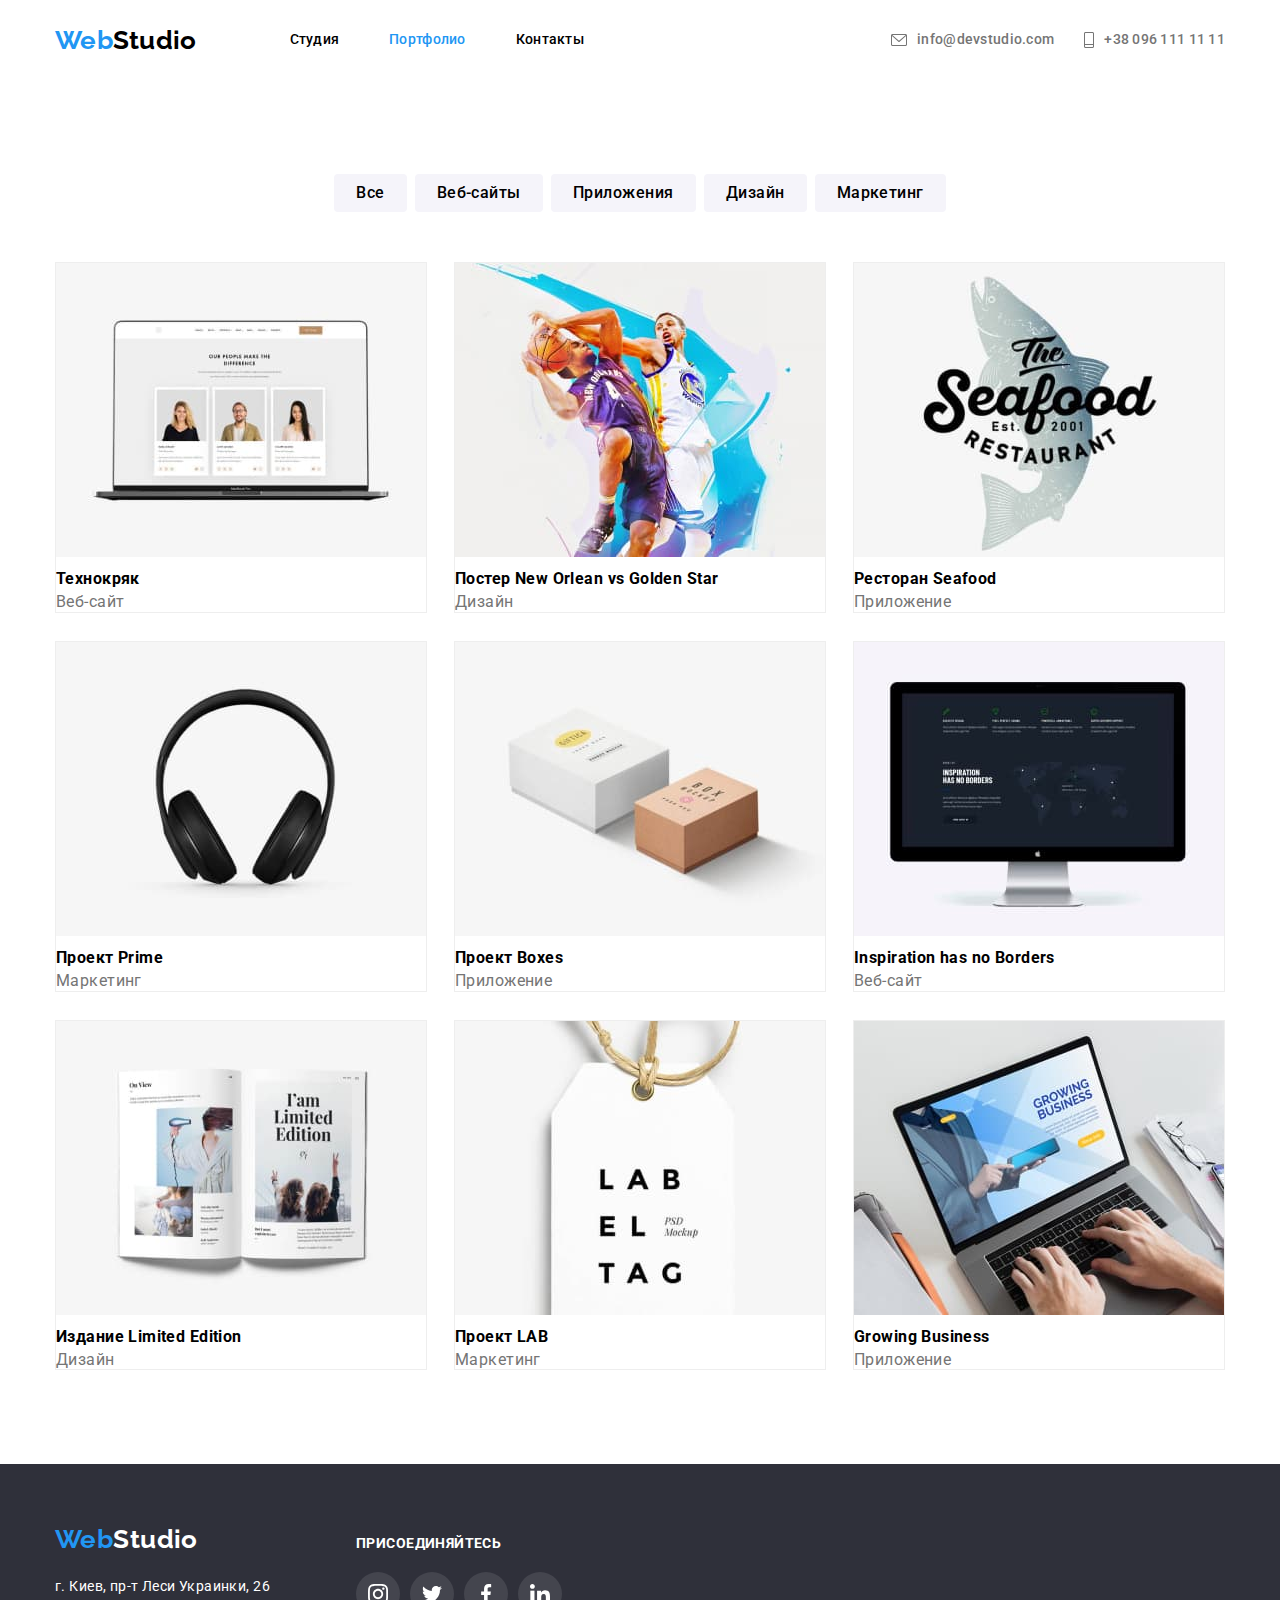
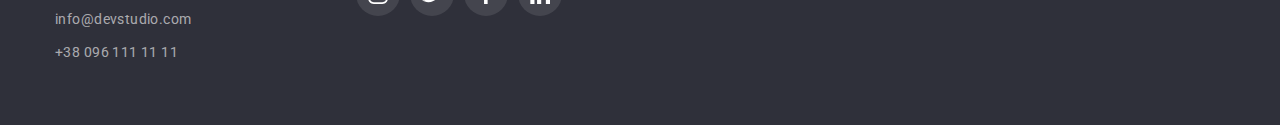
<file: portfolio.html>
<!DOCTYPE html>
<html lang="ru">
<head>
    <meta charset="UTF-8">
    <meta http-equiv="X-UA-Compatible" content="IE=edge">
    <meta name="viewport" content="width=device-width, initial-scale=1.0">
    <title>Портфолио</title>
    <link rel="preconnect" href="https://fonts.googleapis.com">
    <link rel="preconnect" href="https://fonts.gstatic.com" crossorigin>
    <link href="https://fonts.googleapis.com/css2?family=Raleway:wght@700&family=Roboto:wght@400;500;700&display=swap" rel="stylesheet">
    <link rel="stylesheet" href="./css/styles.css" />
    
</head>
<body>
  <header>
    <div class="container">            
          <div class="page-hader">
              <nav class="nav">       
                  <a href="" class="logo-top"><span class="logo-web">Web</span>Studio<span></span> </a>
                  <!-- Main navigation -->         
                  <ul class="site-nav">
                  <li class=site-nav-link><a href="/index.html" class="link">Студия</a></li>
                  <li class=site-nav-link><a href="" class="link current-link">Портфолио</a></li>
                  <li class=site-nav-link><a href="" class="link">Контакты</a></li>
                  </ul>
              </nav>
                  <!-- Ссылка на адрес электронной почты и телефон -->
                  <ul class="page-contacts">
                  <li class="contacts-top-item">
                    <a href="info@devstudio.com" class="contacts-top-link email">
                      <svg class="email-icon" width="16px" height="12px">
                        <use href="./img/sprite.svg#email"></use>
                      </svg>
                      info@devstudio.com
                    </a>
                  </li>
                  <li class="contacts-top-item">
                    <a href="+38 096 111 11 11" class="contacts-top-link phone">
                      <svg class="phone-icon" width="10px" height="16px">
                        <use href="./img/sprite.svg#phone"></use>
                      </svg>
                      +38 096 111 11 11
                    </a>
                  </li>
                  </ul>         
          </div>
    </div>
</header>

      <main>
        <div class="container">
          <section class="works">
              <h2 class="visually">Наши работы</h2>
                <ul class="works-button-list">
                    <li class="work-item"><button type="button" class="work-button">Все</button></li>                    
                    <li class="work-item"><button type="button" class="work-button">Веб-сайты</button></li>
                    <li class="work-item"><button type="button" class="work-button">Приложения</button></li>
                    <li class="work-item"><button type="button" class="work-button">Дизайн</button></li>
                    <li class="work-item"><button type="button" class="work-button">Маркетинг</button></li>              
                </ul>                 
                    
            <ul class="works-list">
                <li class="work-list-item">
                    <a href="">
                      <img src="./img/Технокряк.jpg" alt="Технокряк"></img>
                      <h3>Технокряк</h3>
                      <p class="team-content">Веб-сайт</p>                        
                    </a>
                </li>
                <li class="work-list-item">
                    <a href="">
                      <img src="./img/Баскетбол.jpg" alt="Баскетбол"></img>
                      <h3>Постер New Orlean vs Golden Star</h3>
                      <p class="team-content">Дизайн</p>                        
                    </a>
                </li>
                <li class="work-list-item">
                    <a href="">
                      <img src="./img/Сифуд.jpg" alt="Сифуд"></img>
                      <h3>Ресторан Seafood</h3>
                      <p class="team-content">Приложение</p>                        
                    </a>
                </li>
                <li class="work-list-item">
                    <a href="">
                      <img src="./img/Навушники.jpg" alt="Навушники"></img>
                      <h3>Проект Prime</h3>
                      <p class="team-content">Маркетинг</p>                        
                    </a>
                </li>
                <li class="work-list-item">
                    <a href="">
                      <img src="./img/Коробки.jpg" alt="Коробки"></img>
                      <h3>Проект Boxes</h3>
                      <p class="team-content">Приложение</p>                        
                    </a>
                </li>
                <li class="work-list-item">
                    <a href="">
                      <img src="./img/Монитор.jpg" alt="Монитор"></img>
                      <h3>Inspiration has no Borders</h3>
                      <p class="team-content">Веб-сайт</p>                        
                    </a>
                </li>
                <li class="work-list-item">
                    <a href="">
                      <img src="./img/Журнал.jpg" alt="Журнал"></img>
                      <h3>Издание Limited Edition</h3>
                      <p class="team-content">Дизайн</p>                        
                    </a>
                </li>
                <li class="work-list-item">
                    <a href="">
                      <img src="./img/Лейба.jpg" alt="Лейба"></img>
                      <h3>Проект LAB</h3>
                      <p class="team-content">Маркетинг</p>                        
                    </a>
                </li>
                <li class="work-list-item">
                    <a href="">
                      <img src="./img/Ноут.jpg" alt="Ноут"></img>
                      <h3>Growing Business</h3>
                      <p class="team-content">Приложение</p>                        
                    </a>
                </li>
            </ul>
          </section>
        </div>  
      </main>
      <footer>
        <div class="container">
          <div class="footer-conteiner">
            <div class="footer-block">
              <a href="" class="logo-footer"><span class="logo-web">Web</span>Studio</a>
              <address>г. Киев, пр-т Леси Украинки, 26</address>
              <ul class="contacts-footer">
                <li class="contacts-footer item">
                  <a href="mailto:info@devstudio.com" class="contacts-footer link">info@devstudio.com</a>
                </li>
                <li class="contacts-footer item">
                  <a href="tel:+380961111111" class="contacts-footer link">+38 096 111 11 11</a>
                </li>
              </ul>
            </div>
  
            <div class="footer-block">
              <p class="join-us">присоединяйтесь</p>
              <ul class="footer-media">
                <li class="footer-media-item">
                  <a class="footer-media-link" href=""><svg class="footer-media-svg">
                      <use href="./img/sprite.svg#instagram"></use>
                    </svg>
                  </a>
                </li>
                <li class="footer-media-item">
                  <a class="footer-media-link" href=""><svg class="footer-media-svg">
                      <use href="./img/sprite.svg#twitter"></use>
                    </svg>
                  </a>
                </li>
                <li class="footer-media-item">
                  <a class="footer-media-link" href=""><svg class="footer-media-svg">
                      <use href="./img/sprite.svg#facebook"></use>
                    </svg>
                  </a>
                </li>
                <li class="footer-media-item">
                  <a class="footer-media-link" href=""><svg class="footer-media-svg">
                      <use href="./img/sprite.svg#linkedin"></use>
                    </svg>
                  </a>
                </li>
              </ul>
            </div>
          </div>
           
        </div>
    </footer>
</body>
</html>
</file>
<file: css/styles.css>
:root {    
    --primary-fon-color: #FFFFFF;    
    --secondary-fon-color: #F5F4FA;
    --editionary-fon-color: #2F303A;    
    --primary-text-color:#000000;
    --secondary-text-color: #757575;
    --accent-color:#2196F3; 
}
html {
    box-sizing: border-box;
}
*,
*::before,
*::after {
    box-sizing: inherit;
}
body {     
    font-family: 'Roboto', sans-serif;
    font-weight: 400;
    font-size: 14px;
    line-height: 1.71;
    letter-spacing: 0.03em;
    margin: 0;
    color: var(--primary-text-color);
    background-color: var(--primary-fon-color);
}
button {
    font-family: inherit;
    font-weight: inherit;
    font-size: inherit;
    font-style: inherit;
    background-color: transparent;
}
a {
    text-decoration: none; 
    color: var(--primary-text-color);
    display: block;
    margin-block-start: 1em;
    margin-block-end: 1em;
    margin-inline-start: 0px;
    margin-inline-end: 0px;
    margin: 0px;
    padding: 0px;
    list-style: none;
 }
ul {
    list-style: none;
    margin: 0px;
    padding: 0px;       
}
.container {
    width: 1200px;
    padding-left: 15px;
    padding-right: 15px;
    margin: 0 auto;
}
.title {
    /* color: var(--primary-text-color); */   
    font-weight: 700;
    font-size: 36px;
    line-height: 1.67;
    text-align: center;
    letter-spacing: 0.03em;
    margin-bottom: 50px;
}
h2, h3 {
    margin: 0px; 
}
p {
    margin: 0px;
}
footer {
    padding-top: 60px;
    padding-bottom: 60px;
    line-height: 1.71;
    color: var(--primary-fon-color);
    background-color: var(--editionary-fon-color);
}
/*header*/

.page-hader{  
    display: flex;
    justify-content: space-between;
    font-weight: 500;
    line-height: 1.14;
    letter-spacing: 0.02em;


}
.nav {
    display: flex;
    align-items: center;
    margin: 0;

    box-sizing: inherit;


}
.site-nav {
    display: flex;
    margin: 0px;
    padding: 0px;
    list-style: none;
    
}
.logo-top {
    font-family: "Raleway", sans-serif;    
    font-weight: 700;
    font-size: 26px;
    line-height: 1.19;
    text-decoration: none;
    margin-right: 93px;
}
.site-nav-link{
    margin-right: 50px;
}
.current-link {
    color: var(--accent-color);
}
.page-contacts {
    display: flex;    
    align-items: center;
    margin: 0px;
    padding: 0px;
    list-style: none;
}
.contacts-top-link {
    display: inline-flex;
    padding-top: 32px;
    padding-bottom: 32px;
    justify-content: center;
    align-items: center;
    color: var(--secondary-text-color);
}
.contacts-top-item:last-child {
    margin-left: 30px;
}
.email-icon {
    width: 16px;
    height: 12px;
    margin-right: 10px;
    fill: currentColor;
}
.phone-icon {
    width: 10px;
    height: 16px;
    margin-right: 10px;
    fill: currentColor;
}
.contacts-top-link:hover {
    color: var(--accent-color);
}

/*maine*/
.benefits {
    padding-top: 94px;  
    padding-bottom: 94px;
}
.benefits .title {
   display: none;
   color: aquamarine;
}
.benefits-list {
    display: flex;  
}
.benefits-list-item::before {
    display: block;
    margin-bottom: 30px;
    content: "";
    height: 120px;
    width: 270px;
    background-repeat: no-repeat;
    background-position: center;
    background-color: var(--secondary-fon-color);
}
.antena::before{
    background-image: url(../img/antenna.png);
}
.clock::before{
    background-image: url(../img/clock.png);
}
.diagram::before{
    background-image: url(../img/diagram.png);
}
.astronaut::before{
    background-image: url(../img/astronaut.png);
}
.team-item {
    margin-bottom: 10px;
    font-weight: 700;
    font-size: 14px;
    line-height: 1.14;
    text-transform: uppercase;
    color: var(--primary-text-color);
}
.benefits-list-item:not(:last-child) {
    margin-right: 30px;
}
.offer {
    padding-bottom: 86px;
}
.offer-title{
    font-weight: 700;
    font-size: 36px;
    line-height: 1.67;
    text-align: center;
    letter-spacing: 0.03em;
    margin-bottom: 50px;
    line-height: 1.27;
}
.offer-list {
    display: flex;
    justify-content: space-between;
}
.our-team {
    background-color: var(--secondary-fon-color);    
    padding-top: 84px;
    padding-bottom: 94px;
}
.team .title {
    margin-bottom: 44px;
}
.team-list {
    display: flex;
    justify-content: space-between;
}
.team-list-item {
    background-color: var(--primary-fon-color);
}
.team-list-item-last {
    background-color: var(--primary-fon-color);
}
.team-content{
    font-size: 16px;
    line-height: 1.18;
    color: var(--secondary-text-color);
}
.team-card {
    display: block;
    padding-top: 26px;
    padding-bottom: 30px;
    text-align: center;
}
.team-media-link {
    display: inline-flex;
    justify-content: center;
    align-items: center;
    width: 44px;
    height: 44px;
    border-radius: 50%;
}
.team-media {
    width: 20px;
    height: 20px;
}
.clients {
    padding-top: 94px;
    padding-bottom: 94px;
}
.clients-title {
    margin-bottom: 50px;
    font-weight: 700;
    font-size: 36px;
    line-height: 1.16;
    text-align: center;
    color: var(--primary-text-color);
    letter-spacing: 0.03em;
}
.client-list {
    display: flex;
    justify-content: space-between;
}
.clients-link {
    display: inline-flex;
    justify-content: center;
    align-items: center;
    width: 170px;
    height: 90px;
    border: 1px solid #afb1b8;
    border-radius: 4px;
    fill: #afb1b8;
}

/*footer*/

/*.end {
    padding-top: 60px;
    padding-bottom: 60px;
    line-height: 1.71;
    background-color: var(--editionary-fon-color); 
}*/

/*portfolio*/

.visually {
    display: none;
    justify-content: center;
}
.works {
    display: flex;
    padding-top: 94px;
    padding-bottom: 94px;
    flex-direction: column;
}
.works-button-list {
    display: flex;
    justify-content: center;
    margin-bottom: 50px;
}
.works-list {
    display: flex;
    flex-wrap: wrap;
    justify-content: space-between;
}
.work-list-item {  
    margin-bottom: 28px;
    background: var(--primary-fon-color);
    border: 1px solid #EEEEEE;

}
.work-list-item:nth-last-child(-n + 3) {
    margin-bottom: 0px;
}
.work-list-item:hover {
    box-shadow: 0px 1px 1px rgba(0, 0, 0, 0.12), 0px 4px 4px rgba(0, 0, 0, 0.06), 1px 4px 6px rgba(0, 0, 0, 0.16);
}
.work-item {
    margin-right: 8px;
}

.work-item:last-child {
    margin-right: 0px;
}
.work-button {
    padding: 6px 22px;
    font-weight: 500;
    font-size: 16px;
    line-height: 26px;
    letter-spacing: 0.03em;
    text-align: center;
    color: var(--primary-text-color);
    background-color: var(--secondary-fon-color);
    border: none;
    border-radius: 4px;
    cursor: pointer;
}
.work-card {
    margin-left: 24px;
    padding-top: 12px;
    padding-bottom: 20px;
}
.work-list-title {
    font-weight: 700;
    font-size: 18px;
    line-height: 36px;
    margin-bottom: 4px;
    letter-spacing: 0.06em;
}
.work-list-content{
    color: var(--secondary-text-color);
    font-weight: 400;
    font-size: 16px;
    line-height: 30px;
    letter-spacing: 0.03em;
}

.logo-web {
    color: var(--accent-color);
}
.page-contacts .link {
    color: var(--secondary-text-color);
}
.page-contacts .link:hover {
    color: var(--accent-color);
}
.curent-link {
    color: var(--accent-color);
}
.site-nav .link:hover {
    color: var(--accent-color);
}

.hero {

    margin-left: auto;
    margin-right: auto;
    background-color: var(--editionary-fon-color); 
    background-image: linear-gradient(to right, rgba(47, 48, 58, 0.4), rgba(47, 48, 58, 0.4)), url(../img/Фонова\ картинка.jpg);
    background-repeat: no-repeat;
    background-position-x: center;
    background-size: cover;
    color: var(--primary-fon-color);
    text-align: center;
    padding-top: 200px;
    padding-bottom: 200px;
    
}

.hero-title {
    margin-left: auto;
    margin-right: auto;
    margin-top: 0;
    margin-bottom: 0;
    width: 700px;
    color: var(--primary-fon-color);
    font-weight: 900;
    font-size: 44px;
    line-height: 1.36;
    letter-spacing: 0.06em;
    text-transform: uppercase;
}
.hero button {
    background-color: var(--accent-color);
    color: var(--primary-fon-color);
    font-weight: 700;
    font-size: 16px;
    letter-spacing: 0.06em;
    line-height: 1.87;
    width: 200px;
    height: 50px;
    margin-top: 30px;
    border-radius: 4px;
    border: none;
}
/* Button */
.button {
    color: var(--title-text-color);
    background-color: var(--primary-fon-color);
    
}
.work-button:hover  {
    background-color: var(--accent-color);
}
.work-item:hover .work-button {
    color: var(--primary-fon-color);  
}
.section-last {
    background-color: var(--secondary-fon-color);
}
.benefits-item {
    color: var(--secondary-text-color);
}
.footer-conteiner {
    display: flex;
    align-items: baseline;
    justify-content: flex-start;
}
.footer-block {
    display: block;
    margin-right: 86px;
}
.logo-footer {
    display: block;
    margin-bottom: 20px;
    font-family: "Raleway", sans-serif;
    font-weight: 700;
    font-size: 26px;
    line-height: 1.19;
    color: var(--primary-fon-color);
}
address {
    display: block;
    margin-bottom: 9px;
    font-style: normal;
    text-decoration: none;
}
.item {
    display: block;
    margin-bottom: 9px;
}
.item:last-child {
    margin-bottom: 0px;
}

.link:hover {
    color: var(--accent-color);
}
.join-us {
    text-transform: uppercase;
    font-weight: 700;
    margin-bottom: 16px;
}
.footer-media {
    display: flex;
}
.footer-media-item {
    display: block;
    margin-right: 10px;
}
.footer-media-svg {
    width: 20px;
    height: 20px;
    fill: var(--primary-fon-color);
}
.footer-media-link {
    display: inline-flex;
    justify-content: center;
    align-items: center;
    width: 44px;
    height: 44px;
    border-radius: 50%;
}
.footer-media-link:hover{
    background-color: var(--accent-color);
}
.contacts-footer {
    color: rgba(255, 255, 255, 0.6);
}
.footer-media-link {
    background-color: rgba(255, 255, 255, 0.1);
}
.team-media-link:hover{
    background-color: var(--accent-color);
}
.linkedin{
    background-image: url(../img/instagram.jpg);
}
.twitter{
    background-image: url(../img/twitter.jpg);
}
.facebook{
    background-image: url(../img/facebook.jpg);
}
.instagram{
    background-image: url(../img/instagram.jpg);
}
.team-media:hover {
    fill: var(--primary-fon-color);
}
.team-media {
    fill: #afb1b8;
}
.team-media-link:hover .team-media{
    fill: var(--primary-fon-color);
}
.clients-link:hover {
    fill: var(--accent-color);
}
.clients-link:hover {
    border-color: var(--accent-color);
}
</file>
